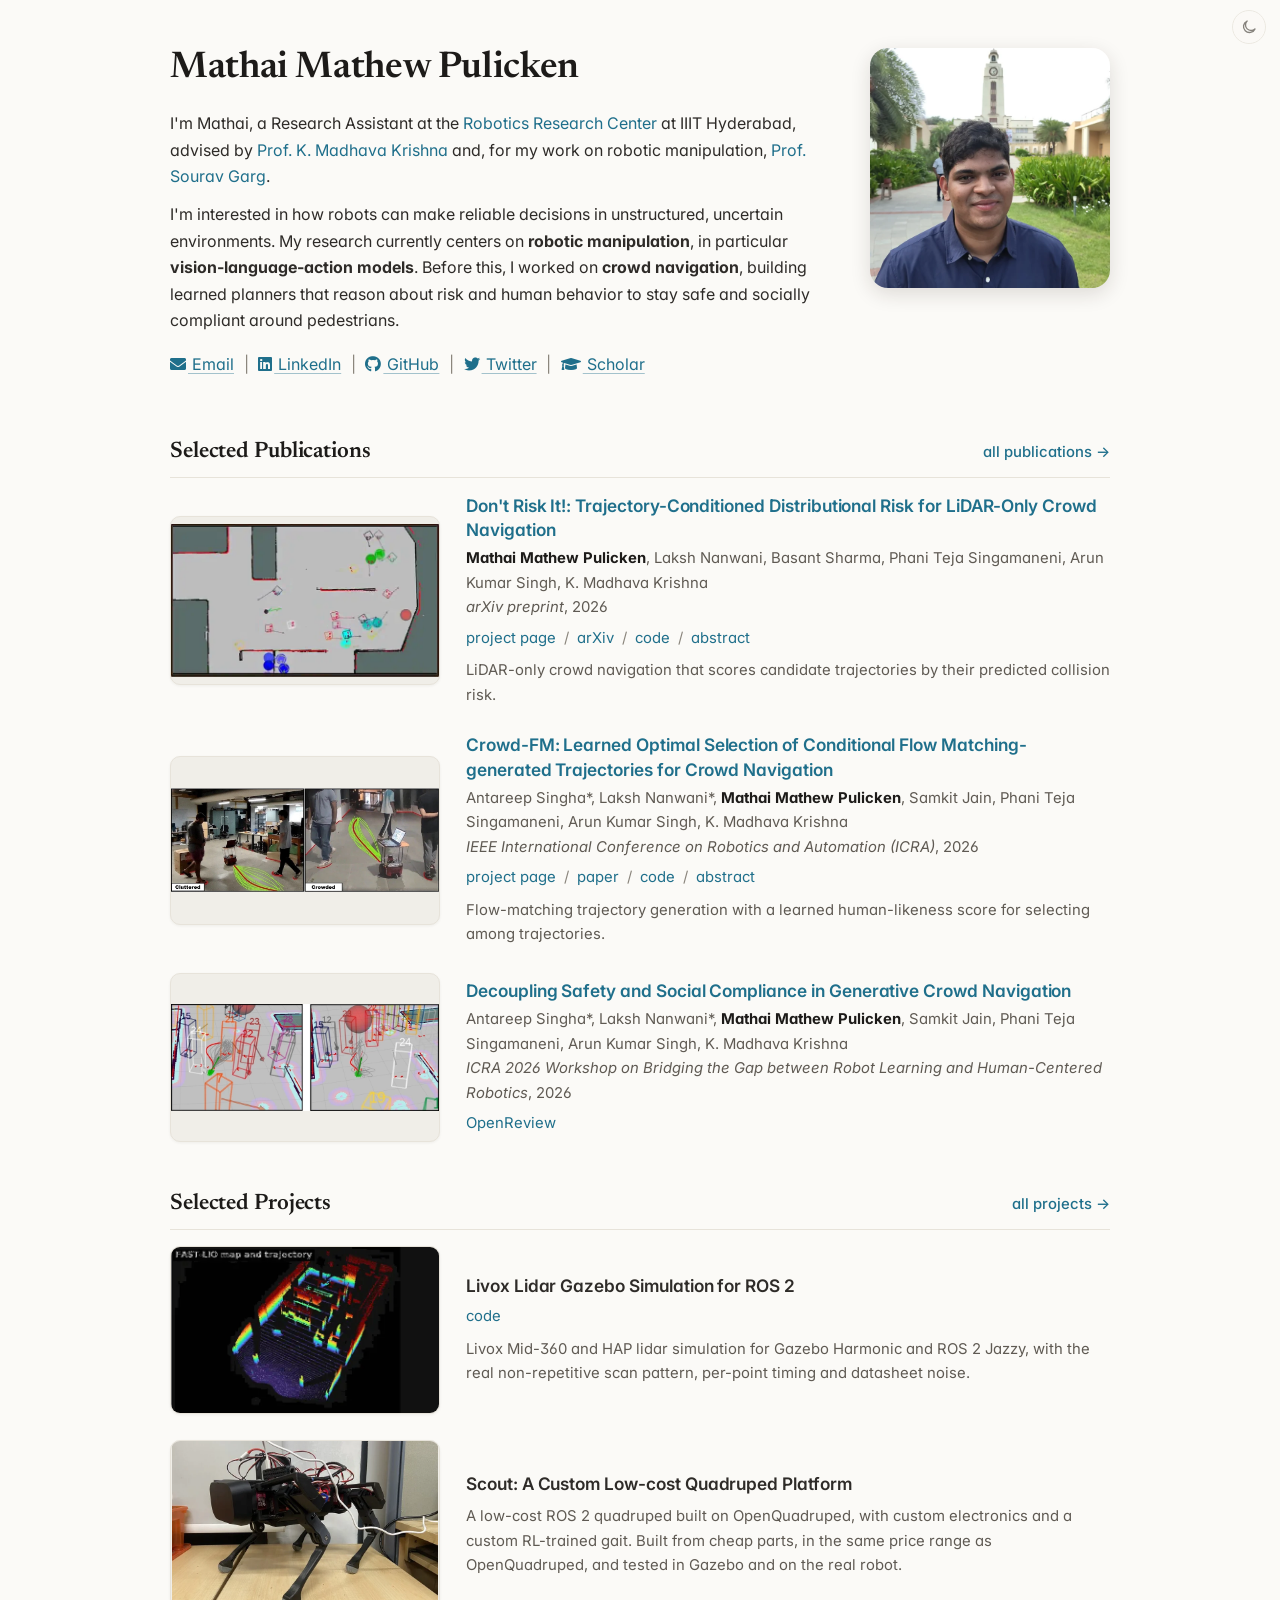
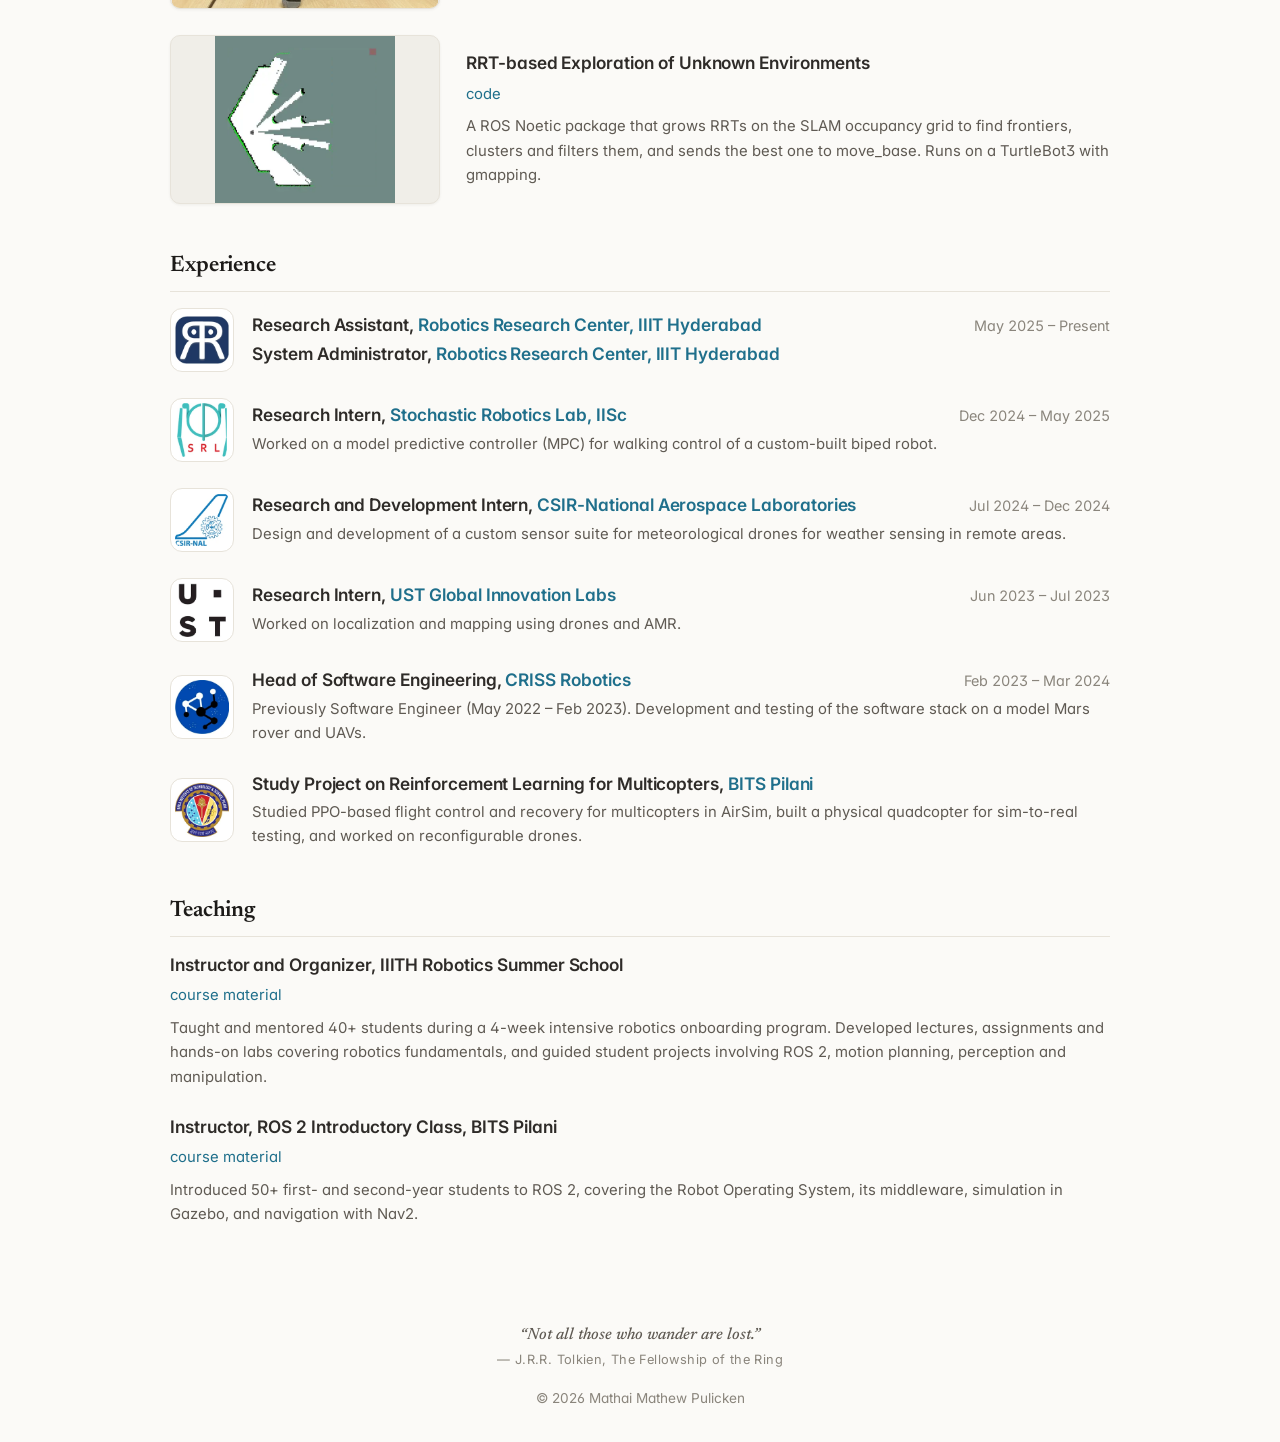
<file: index.html>
<!DOCTYPE html>
<html lang="en">
<head>
  <meta charset="utf-8">
  <meta name="viewport" content="width=device-width, initial-scale=1">
  <title>Mathai Mathew Pulicken</title>
  <meta name="description" content="Mathai Mathew Pulicken, Research Assistant at the Robotics Research Center, IIIT Hyderabad.">
  <meta name="theme-color" content="#fbfaf7">
  <link rel="preconnect" href="https://fonts.googleapis.com">
  <link rel="preconnect" href="https://fonts.gstatic.com" crossorigin>
  <link rel="stylesheet" href="https://fonts.googleapis.com/css2?family=Inter:wght@400;500;600&family=Newsreader:opsz,wght@6..72,500;6..72,600&display=swap">
  <link rel="stylesheet" href="https://cdnjs.cloudflare.com/ajax/libs/font-awesome/5.15.4/css/all.min.css">
  <link rel="icon" type="image/svg+xml" href="favicon.svg">
  <link rel="icon" href="favicon.ico" sizes="48x48 32x32 16x16">
  <link rel="apple-touch-icon" href="apple-touch-icon.png">
  <script>try{if(localStorage.getItem("theme")==="dark")document.documentElement.setAttribute("data-theme","dark")}catch(e){}</script>
  <link rel="stylesheet" href="style.css?v=28">
</head>
<body>

<main class="container">

  <header class="profile">
    <div class="photo-wrap"><img class="photo" src="assets/prof_pic.webp" alt="Photo of Mathai Mathew Pulicken" width="240" height="240"></div>
    <div class="about">
      <h1>Mathai Mathew Pulicken</h1>
      <p>
        I'm Mathai, a Research Assistant at the
        <a href="https://robotics.iiit.ac.in/">Robotics Research Center</a> at IIIT Hyderabad, advised by <a href="https://scholar.google.com/citations?user=QDuPGHwAAAAJ">Prof. K. Madhava Krishna</a> and, for my work on robotic manipulation, <a href="https://scholar.google.com/citations?user=oVS3HHIAAAAJ&amp;hl=en">Prof. Sourav Garg</a>.
      </p>
      <p>
        I'm interested in how robots can make reliable decisions in unstructured, uncertain environments.
        My research currently centers on <strong>robotic manipulation</strong>, in particular <strong>vision-language-action models</strong>.
        <!-- TODO: add etv to the line above once expanded -->
        Before this, I worked on <strong>crowd navigation</strong>, building learned planners that reason about risk and human behavior to stay safe and socially compliant around pedestrians.
        <!-- TODO: optional sentence on longer-term interests -->
      </p>
      <p class="links">
        <a href="mailto:mathewp8616@gmail.com"><i class="fas fa-envelope"></i> Email</a>
        <span class="sep">|</span>
        <a href="https://www.linkedin.com/in/mathai-mathew-pulicken/"><i class="fab fa-linkedin"></i> LinkedIn</a>
        <span class="sep">|</span>
        <a href="https://github.com/mathaimp"><i class="fab fa-github"></i> GitHub</a>
        <span class="sep">|</span>
        <a href="https://x.com/mathewp8616"><i class="fab fa-twitter"></i> Twitter</a>
        <span class="sep">|</span>
        <a href="https://scholar.google.com/citations?user=HgS-NVwAAAAJ"><i class="fas fa-graduation-cap"></i> Scholar</a>
      </p>
    </div>
  </header>

  <section id="publications">
    <div class="section-head"><h2>Selected Publications</h2><a class="all" href="publications.html">all publications →</a></div>
    <ol class="entries">

      <li class="entry has-thumb">
        <a class="thumb" href="https://arxiv.org/abs/2610.40050"><img src="assets/img/drip.webp" alt="DRIP planning among pedestrians in simulation" loading="lazy"></a>
        <div class="body">
        <div class="title"><a href="https://arxiv.org/abs/2610.40050">Don't Risk It!: Trajectory-Conditioned Distributional Risk for LiDAR-Only Crowd Navigation</a></div>
        <div class="authors"><strong>Mathai Mathew Pulicken</strong>, Laksh Nanwani, Basant Sharma, Phani Teja Singamaneni, Arun Kumar Singh, K. Madhava Krishna</div>
        <div class="venue"><em>arXiv preprint</em>, 2026</div>
        <div class="pills"><a href="https://dont-risk-it-planner.github.io">project page</a><a href="https://arxiv.org/abs/2610.40050">arXiv</a><a href="https://github.com/dont-risk-it-planner/drip">code</a><a href="#" class="abs-toggle" aria-expanded="false">abstract</a></div>
        <p class="summary">LiDAR-only crowd navigation that scores candidate trajectories by their predicted collision risk.</p>
        <div class="abstract" hidden><p>Efficient crowd navigation requires anticipating dynamic collision-free space without relying on fragile object tracking. We propose the Don't Risk It Planner (DRIP), an end-to-end LiDAR-only planning framework that couples occupancy forecasting with trajectory-conditioned clearance and uncertainty estimation. Operating directly on LiDAR-derived occupancy grid histories, DRIP predicts a distribution over minimum robot-obstacle clearance for candidate control sequences to evaluate collision risk. The model is trained using a risk cost that grounds predictive uncertainty directly in empirical collision outcomes rather than geometric regression alone. In closed-loop experiments with up to 45 pedestrians, DRIP achieves higher success rates with fewer collisions and reduced freezing behavior compared to state-of-the-art baselines.</p></div>
      </div>
      </li>

      <li class="entry has-thumb">
        <a class="thumb" href="https://doi.org/10.1109/ICRA57385.2026.11696381"><img src="assets/img/crowdfm.webp" alt="Crowd-FM trajectories on a real robot in a cluttered and a crowded scene" loading="lazy"></a>
        <div class="body">
        <div class="title"><a href="https://doi.org/10.1109/ICRA57385.2026.11696381">Crowd-FM: Learned Optimal Selection of Conditional Flow Matching-generated Trajectories for Crowd Navigation</a></div>
        <div class="authors">Antareep Singha*, Laksh Nanwani*, <strong>Mathai Mathew Pulicken</strong>, Samkit Jain, Phani Teja Singamaneni, Arun Kumar Singh, K. Madhava Krishna</div>
        <div class="venue"><em>IEEE International Conference on Robotics and Automation (ICRA)</em>, 2026</div>
        <div class="pills"><a href="https://smart-wheelchair-rrc.github.io/crowdfm-webpage/">project page</a><a href="https://doi.org/10.1109/ICRA57385.2026.11696381">paper</a><a href="https://github.com/Smart-Wheelchair-RRC/crowd-fm">code</a><a href="#" class="abs-toggle" aria-expanded="false">abstract</a></div>
        <p class="summary">Flow-matching trajectory generation with a learned human-likeness score for selecting among trajectories.</p>
        <div class="abstract" hidden><p>Safe and computationally efficient local planning for mobile robots in dense, unstructured human crowds remains a fundamental challenge. Moreover, ensuring that robot trajectories are similar to how a human moves will increase the acceptance of the robot in human environments. In this paper, we present Crowd-FM, a learning-based approach to address both safety and human-likeness challenges. Our approach has two novel components. First, we train a Conditional Flow-Matching (CFM) policy over a dataset of optimally controlled trajectories to learn a set of collision-free primitives that a robot can choose at any given scenario. The chosen optimal control solver can generate multi-modal collision-free trajectories, allowing the CFM policy to learn a diverse set of maneuvers. Secondly, we learn a score function over a dataset of human demonstration trajectories that provides a human-likeness score for the flow primitives. At inference time, computing the optimal trajectory requires selecting the one with the highest score.</p></div>
      </div>
      </li>

      <li class="entry has-thumb">
        <a class="thumb" href="https://openreview.net/forum?id=SydJVHa2wr"><img src="assets/img/decoupling.webp" alt="Candidate trajectories in a simulated crowd with tracked pedestrians" loading="lazy"></a>
        <div class="body">
        <div class="title"><a href="https://openreview.net/forum?id=SydJVHa2wr">Decoupling Safety and Social Compliance in Generative Crowd Navigation</a></div>
        <div class="authors">Antareep Singha*, Laksh Nanwani*, <strong>Mathai Mathew Pulicken</strong>, Samkit Jain, Phani Teja Singamaneni, Arun Kumar Singh, K. Madhava Krishna</div>
        <div class="venue"><em>ICRA 2026 Workshop on Bridging the Gap between Robot Learning and Human-Centered Robotics</em>, 2026</div>
        <div class="pills"><a href="https://openreview.net/forum?id=SydJVHa2wr">OpenReview</a></div>
        </div>
      </li>

    </ol>
  </section>

  <section id="projects">
    <div class="section-head"><h2>Selected Projects</h2><a class="all" href="projects.html">all projects →</a></div>
    <ol class="entries">

      <li class="entry has-thumb">
        <a class="thumb" href="https://github.com/mathaimp/livox_gz_sim"><img src="assets/img/livox.webp" alt="FAST-LIO point-cloud map built from a simulated Livox HAP" loading="lazy"></a>
        <div class="body">
        <div class="title">Livox Lidar Gazebo Simulation for ROS 2</div>
        <div class="pills"><a href="https://github.com/mathaimp/livox_gz_sim">code</a></div>
        <p class="summary">Livox Mid-360 and HAP lidar simulation for Gazebo Harmonic and ROS 2 Jazzy, with the real non-repetitive scan pattern, per-point timing and datasheet noise.</p>
      </div>
      </li>

      <li class="entry has-thumb">
        <div class="thumb"><img src="assets/img/scout.webp" alt="Scout, a 3D-printed quadruped robot with exposed wiring on a lab bench" loading="lazy"></div>
        <div class="body">
        <div class="title">Scout: A Custom Low-cost Quadruped Platform</div>
        <p class="summary">A low-cost ROS 2 quadruped built on OpenQuadruped, with custom electronics and a custom RL-trained gait. Built from cheap parts, in the same price range as OpenQuadruped, and tested in Gazebo and on the real robot.</p>
      </div>
      </li>

      <li class="entry has-thumb">
        <a class="thumb" href="https://github.com/mathaimp/rrt_explorer"><img src="assets/img/rrt.webp" alt="TurtleBot3 exploring turtlebot3_world in Gazebo, with the RRT tree, frontier clusters and planned path overlaid" loading="lazy"></a>
        <div class="body">
        <div class="title">RRT-based Exploration of Unknown Environments</div>
        <div class="pills"><a href="https://github.com/mathaimp/rrt_explorer">code</a></div>
        <p class="summary">A ROS Noetic package that grows RRTs on the SLAM occupancy grid to find frontiers, clusters and filters them, and sends the best one to move_base. Runs on a TurtleBot3 with gmapping.</p>
      </div>
      </li>

    </ol>
  </section>

  <section id="experience">
    <h2>Experience</h2>
    <ol class="entries">

      <li class="entry has-logo">
        <img class="logo" src="assets/logos/rrc.webp" alt="Robotics Research Center logo" loading="lazy">
        <div class="body">
          <div class="exp-head"><div class="title">Research Assistant, <a href="https://robotics.iiit.ac.in/">Robotics Research Center, IIIT Hyderabad</a></div><span class="date">May 2025 – Present</span></div>
          <div class="exp-head"><div class="title">System Administrator, <a href="https://robotics.iiit.ac.in/">Robotics Research Center, IIIT Hyderabad</a></div></div>
        </div>
      </li>

      <li class="entry has-logo">
        <img class="logo" src="assets/logos/stoch.webp" alt="Stochastic Robotics Lab logo" loading="lazy">
        <div class="body">
          <div class="exp-head"><div class="title">Research Intern, <a href="https://www.stochlab.com/">Stochastic Robotics Lab, IISc</a></div><span class="date">Dec 2024 – May 2025</span></div>
          <p class="summary">Worked on a model predictive controller (MPC) for walking control of a custom-built biped robot.</p>
        </div>
      </li>

      <li class="entry has-logo">
        <img class="logo" src="assets/logos/nal.webp" alt="CSIR-NAL logo" loading="lazy">
        <div class="body">
          <div class="exp-head"><div class="title">Research and Development Intern, <a href="https://www.nal.res.in/">CSIR-National Aerospace Laboratories</a></div><span class="date">Jul 2024 – Dec 2024</span></div>
          <p class="summary">Design and development of a custom sensor suite for meteorological drones for weather sensing in remote areas.</p>
        </div>
      </li>

      <li class="entry has-logo">
        <img class="logo" src="assets/logos/ust.webp" alt="UST logo" loading="lazy">
        <div class="body">
          <div class="exp-head"><div class="title">Research Intern, <a href="https://www.ust.com/">UST Global Innovation Labs</a></div><span class="date">Jun 2023 – Jul 2023</span></div>
          <p class="summary">Worked on localization and mapping using drones and AMR.</p>
        </div>
      </li>

      <li class="entry has-logo">
        <img class="logo" src="assets/logos/criss.webp" alt="CRISS Robotics logo" loading="lazy">
        <div class="body">
          <div class="exp-head"><div class="title">Head of Software Engineering, <a href="https://criss-robotics.in/">CRISS Robotics</a></div><span class="date">Feb 2023 – Mar 2024</span></div>
          <p class="summary">Previously Software Engineer (May 2022 – Feb 2023). Development and testing of the software stack on a model Mars rover and UAVs.</p>
        </div>
      </li>

      <li class="entry has-logo">
        <img class="logo" src="assets/logos/bits.webp" alt="BITS Pilani logo" loading="lazy">
        <div class="body">
          <div class="exp-head"><div class="title">Study Project on Reinforcement Learning for Multicopters, <a href="https://www.bits-pilani.ac.in/">BITS Pilani</a></div></div>
          <p class="summary">Studied PPO-based flight control and recovery for multicopters in AirSim, built a physical quadcopter for sim-to-real testing, and worked on reconfigurable drones.</p>
        </div>
      </li>

    </ol>
  </section>

  <section id="teaching">
    <h2>Teaching</h2>
    <ol class="entries">

      <li class="entry">
        <div class="title">Instructor and Organizer, IIITH Robotics Summer School</div>
        <div class="pills"><a href="https://github.com/RoboticsIIITH/summer-school-2026">course material</a></div>
        <p class="summary">Taught and mentored 40+ students during a 4-week intensive robotics onboarding program. Developed lectures, assignments and hands-on labs covering robotics fundamentals, and guided student projects involving ROS 2, motion planning, perception and manipulation.</p>
      </li>

      <li class="entry">
        <div class="title">Instructor, ROS 2 Introductory Class, BITS Pilani</div>
        <div class="pills"><a href="https://github.com/CRISS-Robotics/learn-ros">course material</a></div>
        <p class="summary">Introduced 50+ first- and second-year students to ROS 2, covering the Robot Operating System, its middleware, simulation in Gazebo, and navigation with Nav2.</p>
      </li>

    </ol>
  </section>

  <footer>© 2026 Mathai Mathew Pulicken</footer>
</main>

<script>
  document.querySelectorAll(".abs-toggle").forEach(function (a) {
    a.addEventListener("click", function (e) {
      e.preventDefault();
      var box = a.closest(".body").querySelector(".abstract");
      var open = box.hidden;
      box.hidden = !open;
      a.setAttribute("aria-expanded", String(open));
    });
  });
</script>
<script src="lidar.js" defer></script>
<script src="theme.js" defer></script>
<script src="eggs.js" defer></script>
<script src="quotes.js" defer></script>
</body>
</html>
</file>
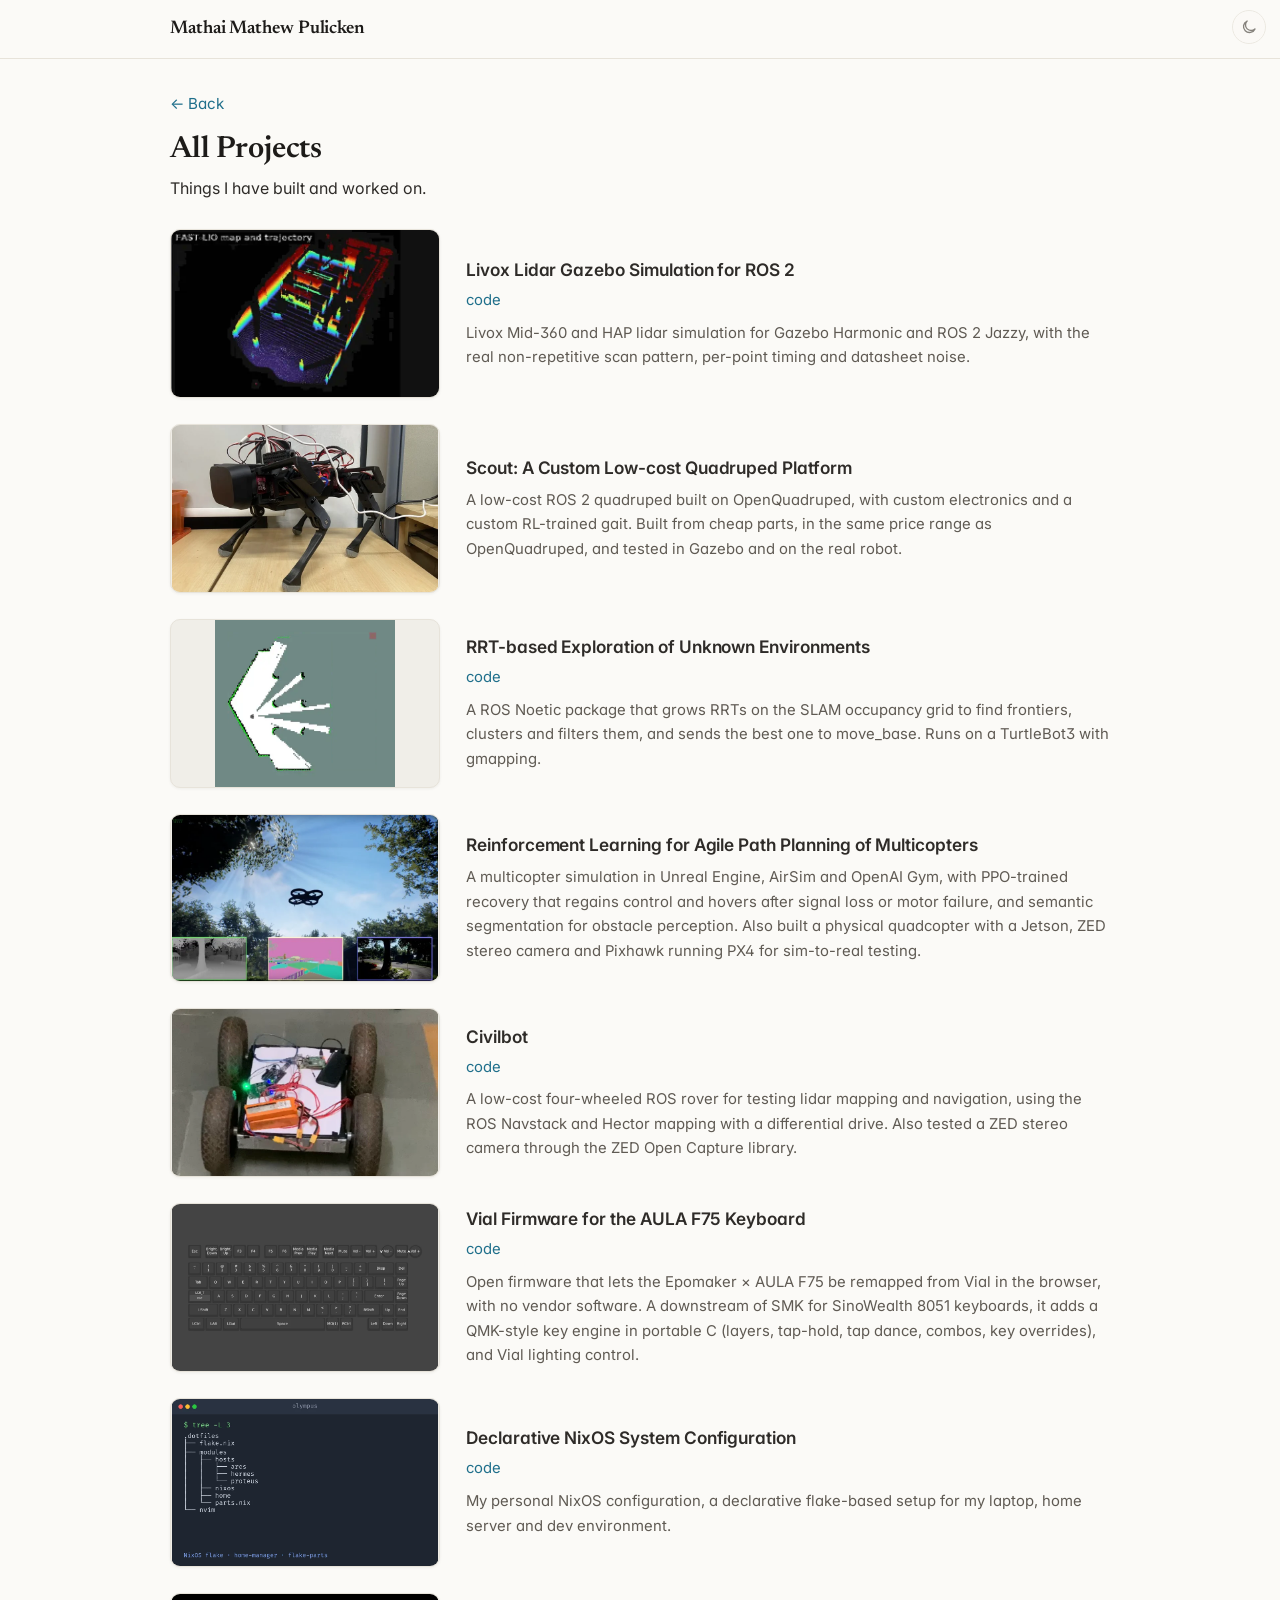
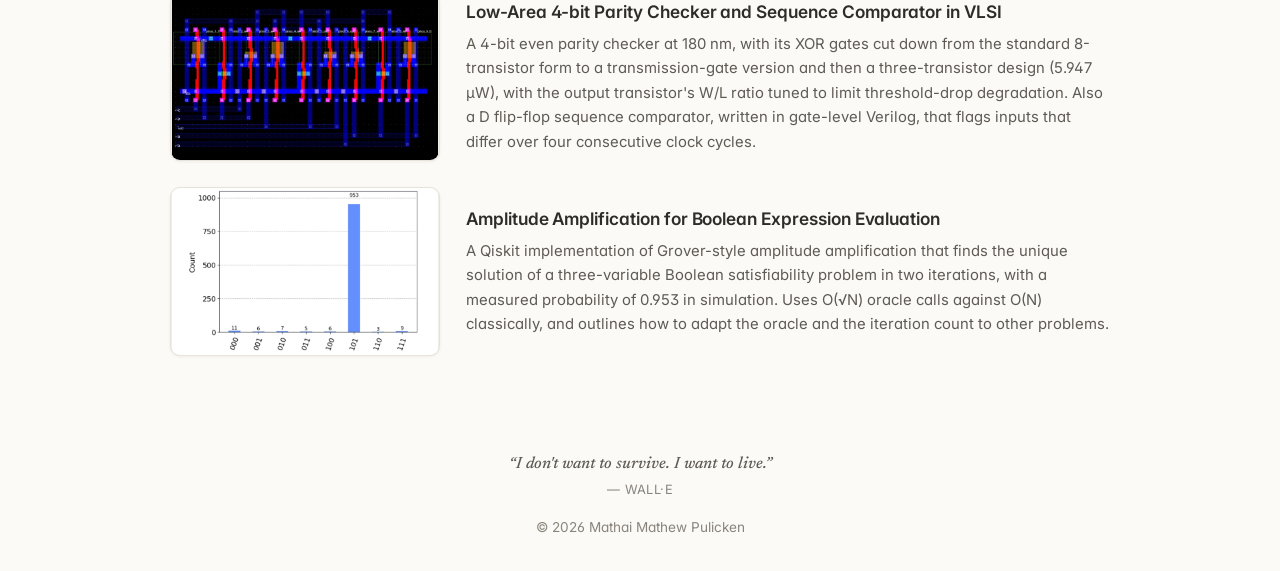
<file: projects.html>
<!DOCTYPE html>
<html lang="en">
<head>
  <meta charset="utf-8">
  <meta name="viewport" content="width=device-width, initial-scale=1">
  <title>All Projects · Mathai Mathew Pulicken</title>
  <meta name="theme-color" content="#fbfaf7">
  <link rel="preconnect" href="https://fonts.googleapis.com">
  <link rel="preconnect" href="https://fonts.gstatic.com" crossorigin>
  <link rel="stylesheet" href="https://fonts.googleapis.com/css2?family=Inter:wght@400;500;600&family=Newsreader:opsz,wght@6..72,500;6..72,600&display=swap">
  <link rel="stylesheet" href="https://cdnjs.cloudflare.com/ajax/libs/font-awesome/5.15.4/css/all.min.css">
  <link rel="icon" type="image/svg+xml" href="favicon.svg">
  <link rel="icon" href="favicon.ico" sizes="48x48 32x32 16x16">
  <link rel="apple-touch-icon" href="apple-touch-icon.png">
  <script>try{if(localStorage.getItem("theme")==="dark")document.documentElement.setAttribute("data-theme","dark")}catch(e){}</script>
  <link rel="stylesheet" href="style.css?v=28">
</head>
<body>

<nav class="topbar"><div class="topbar-inner"><a href="./">Mathai Mathew Pulicken</a></div></nav>

<main class="container subpage">

  <p class="back"><a href="./">← Back</a></p>

  <section id="projects">
    <h2>All Projects</h2>
    <p class="lede">Things I have built and worked on.</p>
    <ol class="entries">

      <li class="entry has-thumb">
        <a class="thumb" href="https://github.com/mathaimp/livox_gz_sim"><img src="assets/img/livox.webp" alt="FAST-LIO point-cloud map built from a simulated Livox HAP" loading="lazy"></a>
        <div class="body">
        <div class="title">Livox Lidar Gazebo Simulation for ROS 2</div>
        <div class="pills"><a href="https://github.com/mathaimp/livox_gz_sim">code</a></div>
        <p class="summary">Livox Mid-360 and HAP lidar simulation for Gazebo Harmonic and ROS 2 Jazzy, with the real non-repetitive scan pattern, per-point timing and datasheet noise.</p>
      </div>
      </li>

      <li class="entry has-thumb">
        <div class="thumb"><img src="assets/img/scout.webp" alt="Scout, a 3D-printed quadruped robot with exposed wiring on a lab bench" loading="lazy"></div>
        <div class="body">
        <div class="title">Scout: A Custom Low-cost Quadruped Platform</div>
        <p class="summary">A low-cost ROS 2 quadruped built on OpenQuadruped, with custom electronics and a custom RL-trained gait. Built from cheap parts, in the same price range as OpenQuadruped, and tested in Gazebo and on the real robot.</p>
      </div>
      </li>

      <li class="entry has-thumb">
        <a class="thumb" href="https://github.com/mathaimp/rrt_explorer"><img src="assets/img/rrt.webp" alt="TurtleBot3 exploring turtlebot3_world in Gazebo, with the RRT tree, frontier clusters and planned path overlaid" loading="lazy"></a>
        <div class="body">
        <div class="title">RRT-based Exploration of Unknown Environments</div>
        <div class="pills"><a href="https://github.com/mathaimp/rrt_explorer">code</a></div>
        <p class="summary">A ROS Noetic package that grows RRTs on the SLAM occupancy grid to find frontiers, clusters and filters them, and sends the best one to move_base. Runs on a TurtleBot3 with gmapping.</p>
      </div>
      </li>

      <li class="entry has-thumb">
        <div class="thumb"><img src="assets/img/rl_drone.webp" alt="Simulated multicopter in AirSim with depth, segmentation and camera views" loading="lazy"></div>
        <div class="body">
        <div class="title">Reinforcement Learning for Agile Path Planning of Multicopters</div>
        <p class="summary">A multicopter simulation in Unreal Engine, AirSim and OpenAI Gym, with PPO-trained recovery that regains control and hovers after signal loss or motor failure, and semantic segmentation for obstacle perception. Also built a physical quadcopter with a Jetson, ZED stereo camera and Pixhawk running PX4 for sim-to-real testing.</p>
      </div>
      </li>

      <li class="entry has-thumb">
        <a class="thumb" href="https://github.com/mathaimp/civilbot"><img src="assets/img/civilbot.webp" alt="Top-down view of the Civilbot four-wheeled rover and its onboard electronics" loading="lazy"></a>
        <div class="body">
        <div class="title">Civilbot</div>
        <div class="pills"><a href="https://github.com/mathaimp/civilbot">code</a></div>
        <p class="summary">A low-cost four-wheeled ROS rover for testing lidar mapping and navigation, using the ROS Navstack and Hector mapping with a differential drive. Also tested a ZED stereo camera through the ZED Open Capture library.</p>
      </div>
      </li>

      <li class="entry has-thumb">
        <a class="thumb" href="https://github.com/mathaimp/aula-f75-vial"><img src="assets/img/aula.webp" alt="The AULA F75 keymap open in Vial, showing the remappable keys and layer tabs" loading="lazy"></a>
        <div class="body">
        <div class="title">Vial Firmware for the AULA F75 Keyboard</div>
        <div class="pills"><a href="https://github.com/mathaimp/aula-f75-vial">code</a></div>
        <p class="summary">Open firmware that lets the Epomaker × AULA F75 be remapped from Vial in the browser, with no vendor software. A downstream of SMK for SinoWealth 8051 keyboards, it adds a QMK-style key engine in portable C (layers, tap-hold, tap dance, combos, key overrides), and Vial lighting control.</p>
      </div>
      </li>

      <li class="entry has-thumb">
        <a class="thumb" href="https://github.com/mathaimp/.dotfiles"><img src="assets/img/dotfiles.webp" alt="Directory tree of the .dotfiles NixOS flake" loading="lazy"></a>
        <div class="body">
        <div class="title">Declarative NixOS System Configuration</div>
        <div class="pills"><a href="https://github.com/mathaimp/.dotfiles">code</a></div>
        <p class="summary">My personal NixOS configuration, a declarative flake-based setup for my laptop, home server and dev environment.</p>
      </div>
      </li>

      <li class="entry has-thumb">
        <div class="thumb"><img src="assets/img/advd.webp" alt="Transistor-level VLSI layout of the parity checker, with PMOS and NMOS devices between the VDD and VSS rails" loading="lazy"></div>
        <div class="body">
        <div class="title">Low-Area 4-bit Parity Checker and Sequence Comparator in VLSI</div>
        <p class="summary">A 4-bit even parity checker at 180 nm, with its XOR gates cut down from the standard 8-transistor form to a transmission-gate version and then a three-transistor design (5.947 µW), with the output transistor's W/L ratio tuned to limit threshold-drop degradation. Also a D flip-flop sequence comparator, written in gate-level Verilog, that flags inputs that differ over four consecutive clock cycles.</p>
      </div>
      </li>

      <li class="entry has-thumb">
        <div class="thumb"><img src="assets/img/qarch.webp" alt="Measurement histogram where the state 101 appears about 953 times out of 1000" loading="lazy"></div>
        <div class="body">
        <div class="title">Amplitude Amplification for Boolean Expression Evaluation</div>
        <p class="summary">A Qiskit implementation of Grover-style amplitude amplification that finds the unique solution of a three-variable Boolean satisfiability problem in two iterations, with a measured probability of 0.953 in simulation. Uses O(√N) oracle calls against O(N) classically, and outlines how to adapt the oracle and the iteration count to other problems.</p>
      </div>
      </li>

    </ol>
  </section>

  <footer>© 2026 Mathai Mathew Pulicken</footer>
</main>

<script>
  document.querySelectorAll(".abs-toggle").forEach(function (a) {
    a.addEventListener("click", function (e) {
      e.preventDefault();
      var box = a.closest(".body").querySelector(".abstract");
      var open = box.hidden;
      box.hidden = !open;
      a.setAttribute("aria-expanded", String(open));
    });
  });
</script>
<script src="theme.js" defer></script>
<script src="eggs.js" defer></script>
<script src="quotes.js" defer></script>
</body>
</html>
</file>
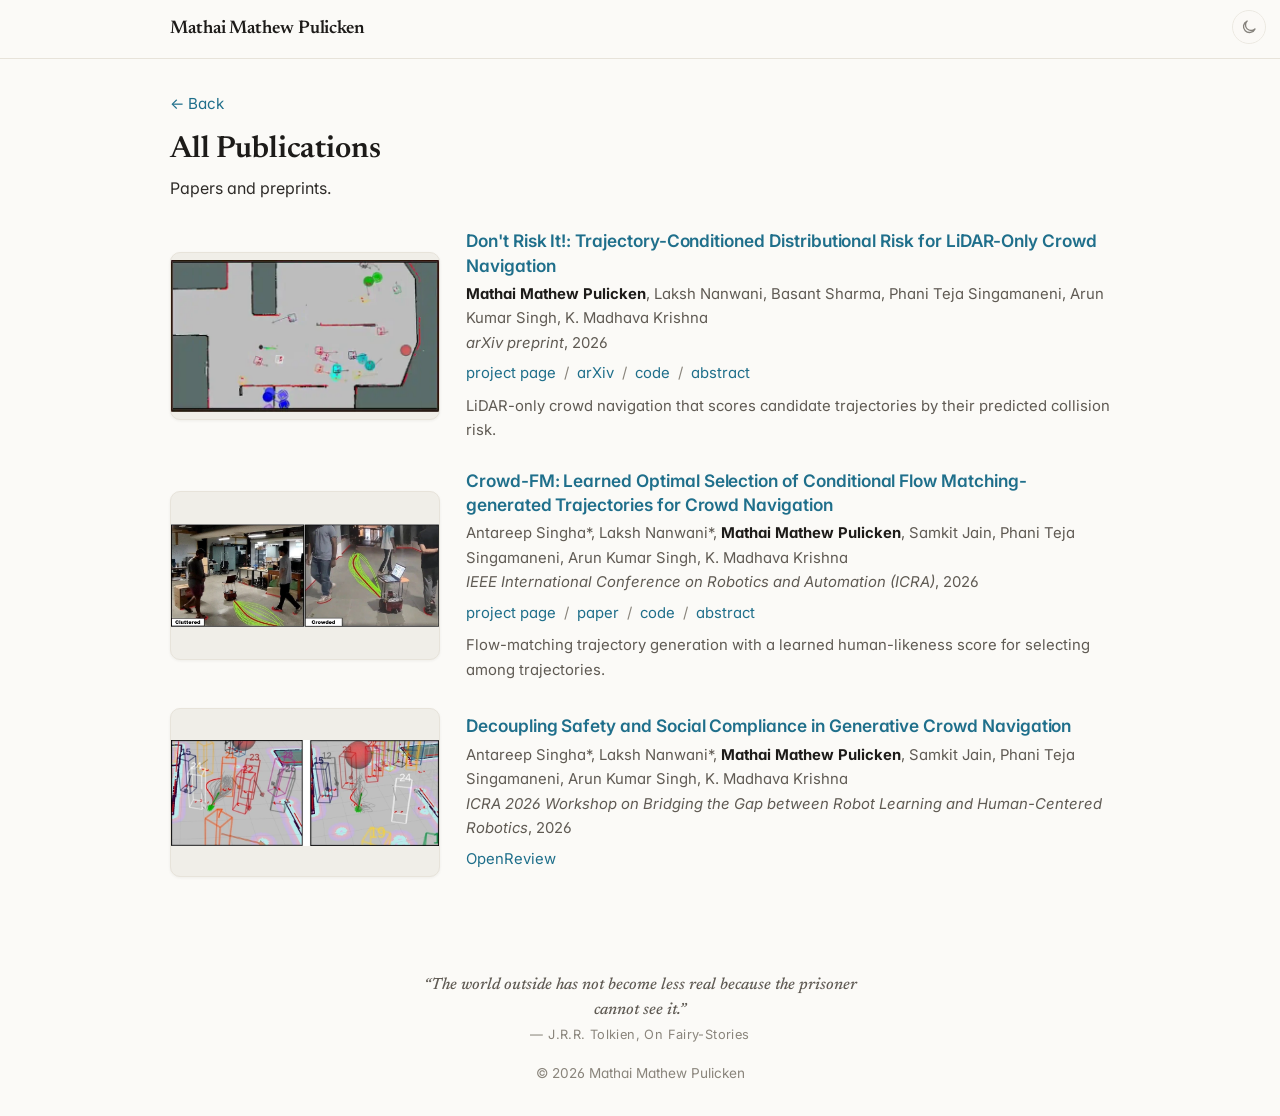
<file: publications.html>
<!DOCTYPE html>
<html lang="en">
<head>
  <meta charset="utf-8">
  <meta name="viewport" content="width=device-width, initial-scale=1">
  <title>All Publications · Mathai Mathew Pulicken</title>
  <meta name="theme-color" content="#fbfaf7">
  <link rel="preconnect" href="https://fonts.googleapis.com">
  <link rel="preconnect" href="https://fonts.gstatic.com" crossorigin>
  <link rel="stylesheet" href="https://fonts.googleapis.com/css2?family=Inter:wght@400;500;600&family=Newsreader:opsz,wght@6..72,500;6..72,600&display=swap">
  <link rel="stylesheet" href="https://cdnjs.cloudflare.com/ajax/libs/font-awesome/5.15.4/css/all.min.css">
  <link rel="icon" type="image/svg+xml" href="favicon.svg">
  <link rel="icon" href="favicon.ico" sizes="48x48 32x32 16x16">
  <link rel="apple-touch-icon" href="apple-touch-icon.png">
  <script>try{if(localStorage.getItem("theme")==="dark")document.documentElement.setAttribute("data-theme","dark")}catch(e){}</script>
  <link rel="stylesheet" href="style.css?v=28">
</head>
<body>

<nav class="topbar"><div class="topbar-inner"><a href="./">Mathai Mathew Pulicken</a></div></nav>

<main class="container subpage">

  <p class="back"><a href="./">← Back</a></p>

  <section id="publications">
    <h2>All Publications</h2>
    <p class="lede">Papers and preprints.</p>
    <ol class="entries">

      <li class="entry has-thumb">
        <a class="thumb" href="https://arxiv.org/abs/2610.40050"><img src="assets/img/drip.webp" alt="DRIP planning among pedestrians in simulation" loading="lazy"></a>
        <div class="body">
        <div class="title"><a href="https://arxiv.org/abs/2610.40050">Don't Risk It!: Trajectory-Conditioned Distributional Risk for LiDAR-Only Crowd Navigation</a></div>
        <div class="authors"><strong>Mathai Mathew Pulicken</strong>, Laksh Nanwani, Basant Sharma, Phani Teja Singamaneni, Arun Kumar Singh, K. Madhava Krishna</div>
        <div class="venue"><em>arXiv preprint</em>, 2026</div>
        <div class="pills"><a href="https://dont-risk-it-planner.github.io">project page</a><a href="https://arxiv.org/abs/2610.40050">arXiv</a><a href="https://github.com/dont-risk-it-planner/drip">code</a><a href="#" class="abs-toggle" aria-expanded="false">abstract</a></div>
        <p class="summary">LiDAR-only crowd navigation that scores candidate trajectories by their predicted collision risk.</p>
        <div class="abstract" hidden><p>Efficient crowd navigation requires anticipating dynamic collision-free space without relying on fragile object tracking. We propose the Don't Risk It Planner (DRIP), an end-to-end LiDAR-only planning framework that couples occupancy forecasting with trajectory-conditioned clearance and uncertainty estimation. Operating directly on LiDAR-derived occupancy grid histories, DRIP predicts a distribution over minimum robot-obstacle clearance for candidate control sequences to evaluate collision risk. The model is trained using a risk cost that grounds predictive uncertainty directly in empirical collision outcomes rather than geometric regression alone. In closed-loop experiments with up to 45 pedestrians, DRIP achieves higher success rates with fewer collisions and reduced freezing behavior compared to state-of-the-art baselines.</p></div>
      </div>
      </li>

      <li class="entry has-thumb">
        <a class="thumb" href="https://doi.org/10.1109/ICRA57385.2026.11696381"><img src="assets/img/crowdfm.webp" alt="Crowd-FM trajectories on a real robot in a cluttered and a crowded scene" loading="lazy"></a>
        <div class="body">
        <div class="title"><a href="https://doi.org/10.1109/ICRA57385.2026.11696381">Crowd-FM: Learned Optimal Selection of Conditional Flow Matching-generated Trajectories for Crowd Navigation</a></div>
        <div class="authors">Antareep Singha*, Laksh Nanwani*, <strong>Mathai Mathew Pulicken</strong>, Samkit Jain, Phani Teja Singamaneni, Arun Kumar Singh, K. Madhava Krishna</div>
        <div class="venue"><em>IEEE International Conference on Robotics and Automation (ICRA)</em>, 2026</div>
        <div class="pills"><a href="https://smart-wheelchair-rrc.github.io/crowdfm-webpage/">project page</a><a href="https://doi.org/10.1109/ICRA57385.2026.11696381">paper</a><a href="https://github.com/Smart-Wheelchair-RRC/crowd-fm">code</a><a href="#" class="abs-toggle" aria-expanded="false">abstract</a></div>
        <p class="summary">Flow-matching trajectory generation with a learned human-likeness score for selecting among trajectories.</p>
        <div class="abstract" hidden><p>Safe and computationally efficient local planning for mobile robots in dense, unstructured human crowds remains a fundamental challenge. Moreover, ensuring that robot trajectories are similar to how a human moves will increase the acceptance of the robot in human environments. In this paper, we present Crowd-FM, a learning-based approach to address both safety and human-likeness challenges. Our approach has two novel components. First, we train a Conditional Flow-Matching (CFM) policy over a dataset of optimally controlled trajectories to learn a set of collision-free primitives that a robot can choose at any given scenario. The chosen optimal control solver can generate multi-modal collision-free trajectories, allowing the CFM policy to learn a diverse set of maneuvers. Secondly, we learn a score function over a dataset of human demonstration trajectories that provides a human-likeness score for the flow primitives. At inference time, computing the optimal trajectory requires selecting the one with the highest score.</p></div>
      </div>
      </li>

      <li class="entry has-thumb">
        <a class="thumb" href="https://openreview.net/forum?id=SydJVHa2wr"><img src="assets/img/decoupling.webp" alt="Candidate trajectories in a simulated crowd with tracked pedestrians" loading="lazy"></a>
        <div class="body">
        <div class="title"><a href="https://openreview.net/forum?id=SydJVHa2wr">Decoupling Safety and Social Compliance in Generative Crowd Navigation</a></div>
        <div class="authors">Antareep Singha*, Laksh Nanwani*, <strong>Mathai Mathew Pulicken</strong>, Samkit Jain, Phani Teja Singamaneni, Arun Kumar Singh, K. Madhava Krishna</div>
        <div class="venue"><em>ICRA 2026 Workshop on Bridging the Gap between Robot Learning and Human-Centered Robotics</em>, 2026</div>
        <div class="pills"><a href="https://openreview.net/forum?id=SydJVHa2wr">OpenReview</a></div>
        </div>
      </li>

    </ol>
  </section>

  <footer>© 2026 Mathai Mathew Pulicken</footer>
</main>

<script>
  document.querySelectorAll(".abs-toggle").forEach(function (a) {
    a.addEventListener("click", function (e) {
      e.preventDefault();
      var box = a.closest(".body").querySelector(".abstract");
      var open = box.hidden;
      box.hidden = !open;
      a.setAttribute("aria-expanded", String(open));
    });
  });
</script>
<script src="theme.js" defer></script>
<script src="eggs.js" defer></script>
<script src="quotes.js" defer></script>
</body>
</html>
</file>
<file: style.css>
:root {
  --bg: #fbfaf7;
  --text: #2e2b28;
  --heading: #1d1b19;
  --muted: #8a857c;
  --muted-2: #5f5a53;
  --thumb-bg: #f0eee8;
  --rule: #e7e3da;
  --link: #1f6f8b;
  --link-hover: #c2561f;
  --pill-bg: #eef6f9;
  --pill-border: #cfe3ea;
  --serif: "Newsreader", "Iowan Old Style", "Palatino Linotype", Georgia, serif;
  --sans: "Inter", system-ui, -apple-system, "Segoe UI", Roboto, Arial, sans-serif;
}

* { box-sizing: border-box; }

body {
  margin: 0;
  background: var(--bg);
  color: var(--text);
  font-family: var(--sans);
  font-size: 16px;
  line-height: 1.6;
  -webkit-font-smoothing: antialiased;
}

.container { max-width: 1000px; margin: 0 auto; padding: 48px 30px 32px; }

a { color: var(--link); text-decoration: none; transition: color .15s; }
a:hover { color: var(--link-hover); text-decoration: underline; text-underline-offset: 2px; }
a:focus-visible, button:focus-visible, summary:focus-visible {
  outline: 2px solid var(--link); outline-offset: 2px; border-radius: 2px;
}

h1 { margin: 0 0 20px; font-size: clamp(1.6rem, 1.2rem + 1.6vw, 2.2rem); line-height: 1.2; color: var(--heading); }
h2 {
  margin: 44px 0 16px; padding-bottom: 6px;
  font-size: 1.35rem; font-weight: 600; color: var(--heading);
  border-bottom: 1px solid var(--rule);
}

.profile { display: flex; flex-direction: row-reverse; gap: 40px; align-items: flex-start; }
.photo { flex-shrink: 0; width: 240px; height: 240px; object-fit: cover; border-radius: 12px; box-shadow: 0 3px 10px rgba(0,0,0,.12); }
.about { flex: 1; min-width: 0; }
.about p { margin: 0 0 12px; }
.role { color: var(--muted); font-size: .95rem; margin-bottom: 18px !important; }
.links { margin-top: 18px !important; }
.links a { text-decoration: underline; }
.links i { margin-right: 2px; }
.links .sep { margin: 0 .35rem; color: var(--muted); }

.entries { list-style: none; margin: 0; padding: 0; }
.entry { margin-bottom: 26px; }
.title { font-size: 1.08rem; font-weight: 500; line-height: 1.4; }
.authors { font-size: .93rem; margin-top: 4px; color: var(--muted-2); }
.authors strong { color: var(--heading); }
.venue { font-size: .93rem; color: var(--muted-2); }
.summary { margin: 8px 0 0; font-size: .93rem; color: var(--muted-2); }

.pills { margin-top: 6px; font-size: .93rem; }
.pills a + a::before { content: "/"; margin: 0 .5rem; color: var(--muted); display: inline-block; }
.pills a:hover { text-decoration: none; }
.abstract p { margin: 10px 0 0; font-size: .9rem; color: var(--muted-2); text-align: justify; hyphens: auto; }


footer { margin-top: 96px; color: var(--muted); font-size: .85rem; text-align: center; }

@media (max-width: 640px) {
  .profile { flex-direction: column; align-items: center; gap: 24px; }
  .photo { width: 180px; height: 180px; }
  .about { width: 100%; }
}

/* entries with a picture */

/* entries with a picture: fixed-size box on the left, text on the right */
.entry.has-thumb { display: grid; grid-template-columns: 270px 1fr; gap: 26px; align-items: center; }
.thumb {
  display: flex; align-items: center; justify-content: center;
  width: 270px; aspect-ratio: 8 / 5; overflow: hidden;
  background: var(--thumb-bg); border-radius: 4px;
}
.thumb img { display: block; width: 100%; height: 100%; object-fit: contain; }
.body { min-width: 0; }
@media (max-width: 640px) {
  .entry.has-thumb { grid-template-columns: 1fr; gap: 12px; }
  .thumb { width: 100%; max-width: 320px; }
  .abstract p { text-align: left; }
}

/* experience logos */
.entry.has-logo { display: grid; grid-template-columns: 64px 1fr; gap: 18px; align-items: center; }
.logo { width: 64px; height: 64px; object-fit: contain; background: #fff; border: 1px solid var(--rule); border-radius: 8px; padding: 4px; box-sizing: border-box; }
.exp-head { display: flex; justify-content: space-between; align-items: baseline; gap: 16px; }
.exp-head .date { flex-shrink: 0; font-size: .9rem; color: var(--muted); white-space: nowrap; }
#experience .summary { margin: 4px 0 0; }
@media (max-width: 640px) { .exp-head { flex-direction: column; gap: 0; } }

/* section headers with "all ..." link */
.section-head { display: flex; justify-content: space-between; align-items: baseline; gap: 16px; margin: 44px 0 16px; padding-bottom: 6px; border-bottom: 1px solid var(--rule); }
.section-head h2 { margin: 0; padding: 0; border: 0; }
.section-head .all { font-size: .93rem; white-space: nowrap; }

/* top bar on subpages */
.topbar { position: sticky; top: 0; z-index: 10; background: var(--bg); border-bottom: 1px solid var(--rule); }
.topbar-inner { max-width: 1000px; margin: 0 auto; padding: 14px 30px; font-size: .95rem; }
.container.subpage { padding-top: 8px; }
.topbar-inner a { font-weight: 600; font-size: 1.1rem; color: var(--heading); }
.topbar-inner a:hover { color: var(--link-hover); text-decoration: none; }
.subpage h2 { margin: 36px 0 6px; padding: 0; border: 0; font-size: 2rem; line-height: 1.2; }
.subpage .lede { margin: 0 0 28px; }
.back { margin: 24px 0 0; font-size: .95rem; }
.subpage h2 { margin-top: 16px; }

/* ---- visual refresh: serif headings, Inter body, indigo accent ---- */
body { font-size: 16px; line-height: 1.65; font-feature-settings: "cv11", "ss01"; }
h1, h2, .topbar-inner a { font-family: var(--serif); }
h1 { font-size: clamp(1.8rem, 1.4rem + 1.6vw, 2.3rem); font-weight: 600; letter-spacing: -.01em; line-height: 1.15; }
h2 { font-size: 1.4rem; font-weight: 600; letter-spacing: -.005em; }
.subpage h2 { font-size: 1.9rem; }
.topbar-inner a { font-size: 1.15rem; font-weight: 600; letter-spacing: -.005em; }
.title { font-weight: 600; letter-spacing: -.003em; }
.photo { border-radius: 18px; box-shadow: 0 6px 20px rgba(40, 30, 20, .14); }
.thumb { border-radius: 10px; border: 1px solid var(--rule); box-shadow: 0 1px 3px rgba(40, 30, 20, .06); }
.logo { border-radius: 12px; }
.links a { text-decoration-color: color-mix(in srgb, var(--link) 40%, transparent); text-underline-offset: 3px; }
.section-head, .topbar { border-bottom-color: var(--rule); }
.section-head .all { font-weight: 500; }
.exp-head .date { font-variant-numeric: tabular-nums; }
footer { color: var(--muted); }
.exp-head + .exp-head { margin-top: 4px; }

/* 404 page */
.lost {
  min-height: calc(100vh - 60px); padding: 32px 30px 72px;
  display: flex; flex-direction: column; align-items: center; justify-content: center;
  text-align: center;
}
.lost-shade { display: block; width: 150px; height: auto; margin-bottom: 16px; }
.lost-code {
  margin: 0; font-family: var(--serif); font-weight: 600; line-height: 1;
  font-size: clamp(4rem, 2.5rem + 6vw, 7rem); letter-spacing: -.02em; color: var(--heading);
}
.lost-line { margin: 12px 0 0; font-family: var(--serif); font-size: 1.9rem; font-weight: 500; color: var(--muted-2); }
.lost-back { margin-top: 28px; font-size: 1.05rem; font-weight: 500; }
.lost-credit { margin: 40px 0 0; font-size: .8rem; color: var(--muted); }
.lost-credit a { color: inherit; text-decoration: underline; text-underline-offset: 2px; }
@media (max-width: 640px) {
  .lost-shade { width: 120px; }
  .lost-line { font-size: 1.5rem; }
}

/* double-click the photo (see lidar.js) */
.photo-wrap { position: relative; flex-shrink: 0; line-height: 0; touch-action: manipulation; -webkit-user-select: none; user-select: none; }
.photo-wrap .photo { display: block; }
.lidar-canvas {
  position: absolute; inset: 0; width: 100%; height: 100%;
  border-radius: 18px; cursor: pointer;
}

/* ---- theme toggle and the dark theme (see theme.js) ---- */

.theme-toggle {
  position: fixed; top: 10px; right: 14px; z-index: 60;
  width: 34px; height: 34px; padding: 0;
  display: flex; align-items: center; justify-content: center;
  color: var(--muted-2); background: color-mix(in srgb, var(--bg) 88%, transparent);
  border: 1px solid var(--rule); border-radius: 50%;
  opacity: .75; cursor: pointer;
  transition: opacity .2s, color .2s, border-color .2s;
}
.theme-toggle:hover, .theme-toggle:focus-visible { opacity: 1; color: var(--link-hover); }
html.theme-anim, html.theme-anim * {
  transition: background-color .3s, color .3s, border-color .3s, box-shadow .3s !important;
}

/* Dark: Hallownest after dark. Deep blue-black, bone-white headings,
   pale soul-blue links, a warm lumafly-orange on hover. */
html[data-theme="dark"] {
  color-scheme: dark;
  --bg: #0d1018;
  --text: #c9d1e3;
  --heading: #eef1f8;
  --muted: #7d88a6;
  --muted-2: #a3aec8;
  --thumb-bg: #151a28;
  --rule: #232a3e;
  --link: #9db9f2;
  --link-hover: #f2a65a;
  --pill-bg: #141a2b;
  --pill-border: #2a3350;
}
html[data-theme="dark"] ::selection { background: rgba(157, 185, 242, .3); }
html[data-theme="dark"] .photo { box-shadow: 0 6px 26px rgba(0, 0, 0, .55), 0 0 0 1px rgba(157, 185, 242, .12); }
html[data-theme="dark"] .photo,
html[data-theme="dark"] .thumb img { filter: brightness(.92); }
html[data-theme="dark"] .thumb { box-shadow: none; }
html[data-theme="dark"] .logo { background: #e6e8ee; border-color: #232a3e; }
/* the black shade sprite would vanish on a dark page, so give it a soft glow */
html[data-theme="dark"] .lost-shade { filter: drop-shadow(0 0 14px rgba(157, 185, 242, .45)); }

/* hidden touches (see eggs.js) */
.sr-only {
  position: absolute; width: 1px; height: 1px; margin: -1px; padding: 0;
  overflow: hidden; clip: rect(0, 0, 0, 0); white-space: nowrap; border: 0;
}
.sudo-toast {
  position: fixed; left: 16px; bottom: 16px; z-index: 80;
  max-width: min(520px, calc(100vw - 32px)); padding: 12px 14px; border-radius: 8px;
  background: #0d1018; color: #c9d1e3; border: 1px solid #2a3350;
  font: .85rem/1.5 ui-monospace, "SFMono-Regular", Menlo, Consolas, monospace;
  box-shadow: 0 6px 24px rgba(0, 0, 0, .35);
  opacity: 0; transform: translateY(6px); pointer-events: none;
  transition: opacity .25s, transform .25s;
}
.sudo-toast.on { opacity: 1; transform: translateY(0); }
.sudo-err { color: #f2a65a; }
.ros-log {
  display: block; font: 400 clamp(.78rem, .62rem + .55vw, 1rem)/1.5 ui-monospace, "SFMono-Regular", Menlo, Consolas, monospace;
  letter-spacing: 0; color: var(--muted-2); overflow-wrap: anywhere;
}
.ros-log::after { content: "\2588"; margin-left: 2px; color: var(--link); animation: ros-blink 1s steps(1) infinite; }
.ros-log.ros-warn { color: var(--link-hover); }
@keyframes ros-blink { 50% { opacity: 0; } }
@media (prefers-reduced-motion: reduce) {
  .ros-log::after { animation: none; }
  .sudo-toast { transition: none; }
}

/* footer quote (see quotes.js) */
.footer-quote {
  display: block; max-width: 46ch; margin: 0 auto 18px; padding: 0;
  border: 0; background: none; cursor: pointer; text-align: center;
  font: italic 500 1.02rem/1.5 var(--serif); color: var(--muted-2);
  transition: color .2s;
}
.footer-quote:hover:not(:disabled) { color: var(--heading); }
.footer-quote:disabled { cursor: default; }
.footer-quote cite {
  display: block; margin-top: 4px; font: 400 .8rem/1.4 var(--sans);
  font-style: normal; letter-spacing: .03em; color: var(--muted);
}
</file>
